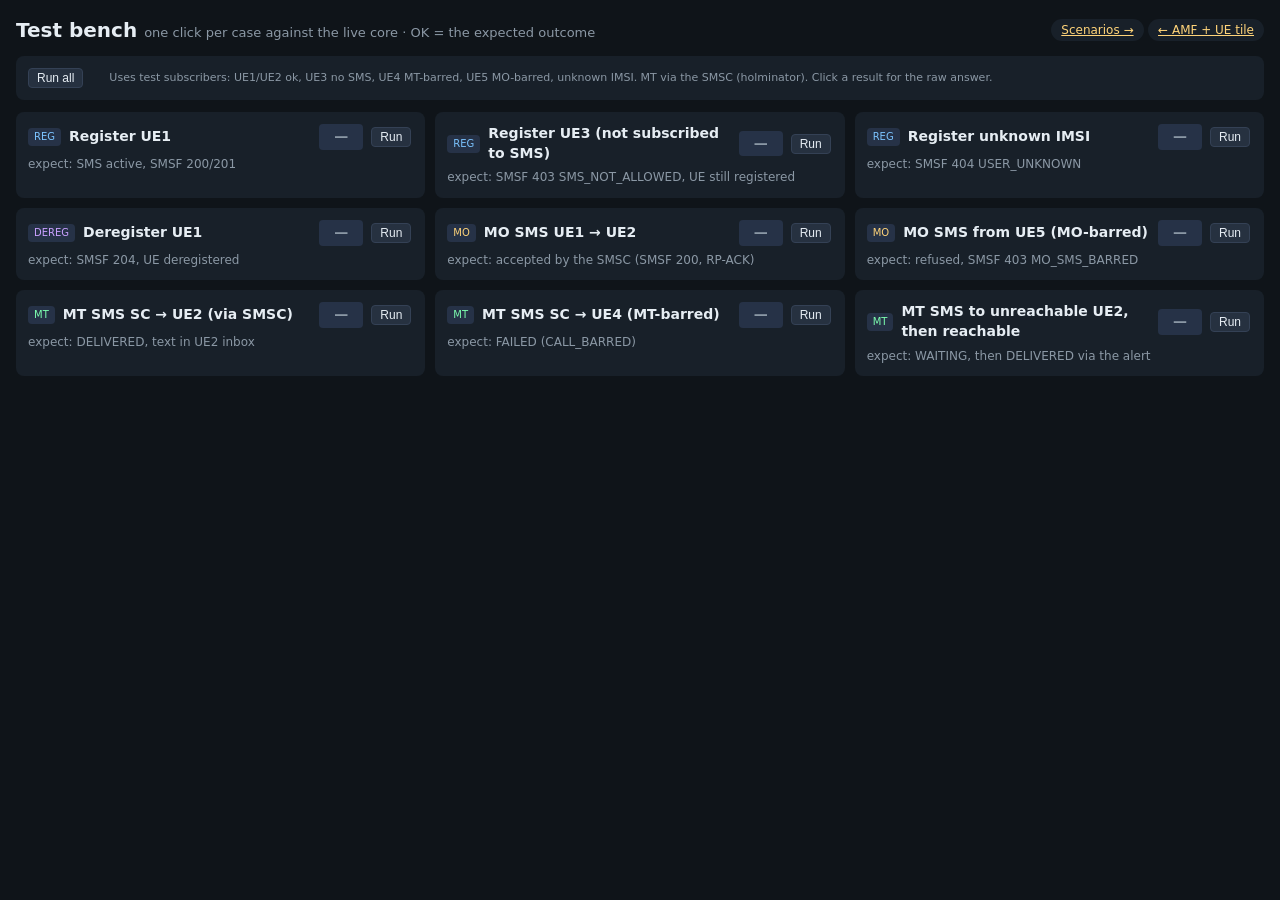
<file: board/public/colony/tompa/bench.html>
<!doctype html>
<html lang="en">
<head>
<meta charset="utf-8">
<meta name="viewport" content="width=device-width, initial-scale=1">
<title>tompa · 5G Core Light test bench</title>
<link rel="stylesheet" href="style.css">
<style>
  #cases { display: grid; grid-template-columns: repeat(auto-fill, minmax(330px, 1fr)); gap: 10px; }
  .card .head { display: flex; align-items: center; gap: 8px; }
  .card .title { flex: 1; font-weight: 600; }
  .grp { font-size: 10px; padding: 2px 6px; border-radius: 4px; background: #263247; color: var(--dim); }
  .grp.reg { color: #7cc4ff; } .grp.dereg { color: #c9a0ff; } .grp.mo { color: #ffd479; } .grp.mt { color: #7dffb0; }
  .badge { min-width: 44px; text-align: center; font-weight: 700; padding: 3px 8px; border-radius: 4px; background: #263247; color: var(--dim); }
  .badge.ok { background: var(--ok); color: #08130c; } .badge.nok { background: var(--bad); color: #fff; }
  .badge.run { color: #ffd479; }
  .detail { font-size: 12px; color: var(--dim); margin-top: 6px; cursor: pointer; }
  .raw { display: none; font-size: 11px; max-height: 220px; overflow: auto; margin: 6px 0 0; }
  .raw.open { display: block; }
  .bar { display: flex; gap: 12px; align-items: center; margin-bottom: 12px; }
  #sum.ok { color: var(--ok); font-weight: 700; } #sum.nok { color: var(--bad); font-weight: 700; }
</style>
</head>
<body>
<header>
  <h1>Test bench <small>one click per case against the live core · OK = the expected outcome</small></h1>
  <span><a class="pill" href="scenario.html">Scenarios →</a> <a class="pill" href="amf.html">← AMF + UE tile</a></span>
</header>
<div class="card bar">
  <button id="all">Run all</button><span id="sum" class="meta"></span>
  <span class="meta">Uses test subscribers: UE1/UE2 ok, UE3 no SMS, UE4 MT-barred, UE5 MO-barred, unknown IMSI. MT via the SMSC (holminator). Click a result for the raw answer.</span>
</div>
<div id="cases"></div>
<script src="bench.js"></script>
</body>
</html>
</file>
<file: board/public/colony/tompa/style.css>
:root { --bg: #0f1419; --card: #182029; --fg: #e6edf3; --dim: #8b98a5; --ok: #3fb950; --warn: #d29922; --bad: #f85149; --acc: #58a6ff; }
* { box-sizing: border-box; }
a { color: #ffd479; } a:visited { color: #f0c060; } a:hover { color: #fff; }
body { margin: 0; padding: 16px; background: var(--bg); color: var(--fg); font: 14px/1.4 system-ui, sans-serif; }
header { display: flex; justify-content: space-between; align-items: center; margin-bottom: 12px; }
h1 { font-size: 20px; margin: 0; } h1 small, h2 small { color: var(--dim); font-weight: normal; font-size: 13px; }
h2 { font-size: 15px; margin: 0 0 8px; } h3 { font-size: 13px; margin: 12px 0 6px; color: var(--dim); }
.pill { padding: 4px 10px; border-radius: 12px; background: var(--card); font-size: 12px; }
.pill.ok { color: var(--ok); } .pill.bad { color: var(--bad); }
.kpis { display: grid; grid-template-columns: repeat(auto-fill, minmax(150px, 1fr)); gap: 8px; margin-bottom: 12px; }
.kpi { background: var(--card); border-radius: 8px; padding: 10px; }
.kpi .v { font-size: 24px; font-weight: 600; } .kpi .l { color: var(--dim); font-size: 12px; } .kpi .s { color: var(--dim); font-size: 11px; }
.kpi.ok .v { color: var(--ok); } .kpi.warn .v { color: var(--warn); } .kpi.bad .v { color: var(--bad); }
.grid { display: grid; grid-template-columns: 2fr 1fr; gap: 12px; margin-bottom: 12px; }
@media (max-width: 800px) { .grid { grid-template-columns: 1fr; } }
.card { background: var(--card); border-radius: 8px; padding: 12px; overflow: auto; }
table { width: 100%; border-collapse: collapse; font-size: 12px; }
th, td { text-align: left; padding: 4px 6px; border-bottom: 1px solid #263140; white-space: nowrap; }
th { color: var(--dim); font-weight: normal; }
td.on { color: var(--ok); } td.off { color: var(--dim); } td.err { color: var(--bad); }
button { background: #263140; color: var(--fg); border: 1px solid #344155; border-radius: 4px; padding: 2px 8px; cursor: pointer; font-size: 12px; margin-right: 2px; }
button:hover { border-color: var(--acc); }
input, select { background: var(--bg); color: var(--fg); border: 1px solid #344155; border-radius: 4px; padding: 4px; font-size: 12px; }
#mo { display: flex; gap: 6px; flex-wrap: wrap; align-items: center; } #mo h3 { width: 100%; }
#mo-text { flex: 1; min-width: 140px; }
.result { color: var(--dim); font-size: 11px; max-height: 120px; overflow: auto; white-space: pre-wrap; }
.cause { display: flex; justify-content: space-between; font-size: 12px; padding: 2px 0; }
.cause span:last-child { color: var(--bad); }
#inbox { list-style: none; padding: 0; margin: 0; font-size: 12px; } #inbox li { padding: 4px 0; border-bottom: 1px solid #263140; }
#inbox .meta { color: var(--dim); font-size: 11px; }
.in { color: var(--acc); } .out { color: var(--warn); }
.fault { padding: 6px 0; border-bottom: 1px solid #263140; font-size: 12px; } .fault b { color: var(--bad); }
.meta { color: var(--dim); font-size: 11px; }
td.d-ok { color: var(--ok); } td.d-expected { color: var(--dim); } td.d-fault { color: var(--bad); white-space: normal; }
</file>
